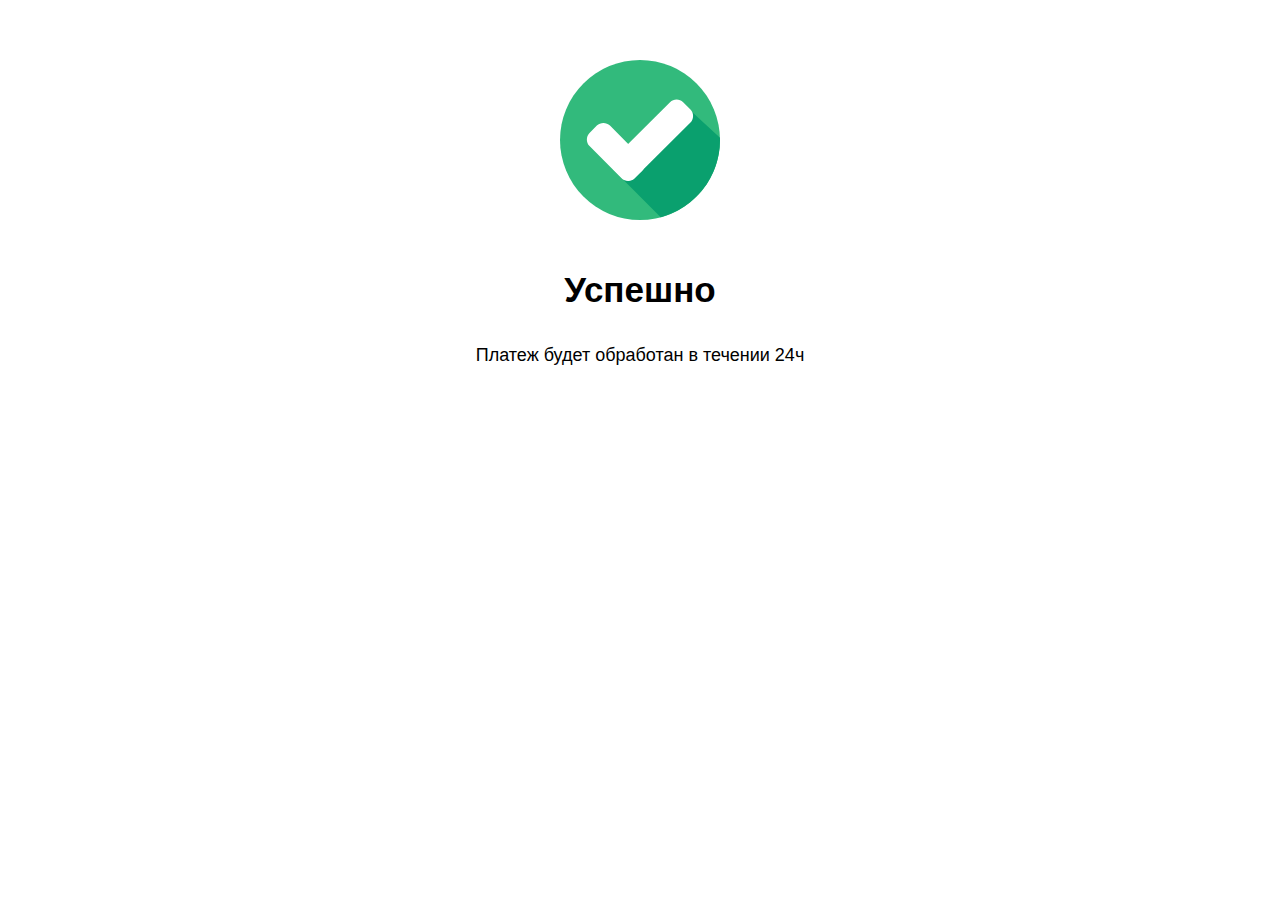
<file: app/wwwroot/buy/success.html>
<!DOCTYPE html>
<html>
<head>
	<title>Успешно</title>
	<meta charset="utf-8">
	<meta name="viewport" content="width=device-width, initial-scale=1.0">
</head>
<body>
	<style type="text/css">
		* {
		    -webkit-box-sizing: border-box;
		    -moz-box-sizing: border-box;
		    box-sizing: border-box;
		    outline: none;
		}

		body{
			padding: 30px;
			margin: 0;
			background-color: #fff;
			font-family: sans-serif;
			padding-bottom: 80px;
			padding-top: 60px;
		}

		.wrap{
			max-width: 400px;
			margin: 0 auto;
			text-align: center;
		}

		.icon{
			width: 160px;
    		height: 160px;
			display: flex;
			margin: 0 auto;
			margin-bottom: 50px;
		}

		svg{
			width: 100%;
			height: 100%;
		}

		.title{
			font-size: 35px;
		}
		.text{
			font-size: 18px;
		}
	</style>

	<div class="wrap">
		<div class="icon">
			<svg xmlns="http://www.w3.org/2000/svg" version="1.1" xmlns:xlink="http://www.w3.org/1999/xlink" xmlns:svgjs="http://svgjs.com/svgjs" width="512" height="512" x="0" y="0" viewBox="0 0 507.2 507.2" style="enable-background:new 0 0 512 512" xml:space="preserve" class=""><g><circle cx="253.6" cy="253.6" r="253.6" style="" fill="#32ba7c" data-original="#32ba7c" class=""></circle><path d="m188.8 368 130.4 130.4c108-28.8 188-127.2 188-244.8v-7.2L404.8 152l-216 216z" style="" fill="#0aa06e" data-original="#0aa06e"></path><path d="M260 310.4c11.2 11.2 11.2 30.4 0 41.6l-23.2 23.2c-11.2 11.2-30.4 11.2-41.6 0L93.6 272.8c-11.2-11.2-11.2-30.4 0-41.6l23.2-23.2c11.2-11.2 30.4-11.2 41.6 0L260 310.4z" style="" fill="#ffffff" data-original="#ffffff" class=""></path><path d="M348.8 133.6c11.2-11.2 30.4-11.2 41.6 0l23.2 23.2c11.2 11.2 11.2 30.4 0 41.6l-176 175.2c-11.2 11.2-30.4 11.2-41.6 0l-23.2-23.2c-11.2-11.2-11.2-30.4 0-41.6l176-175.2z" style="" fill="#ffffff" data-original="#ffffff" class=""></path></g></svg>
		</div>

		<h3 class="title">Успешно</h3>
		<p class="text">Платеж будет обработан в течении 24ч</p>
	</div>

	
</body>
</html>
</file>
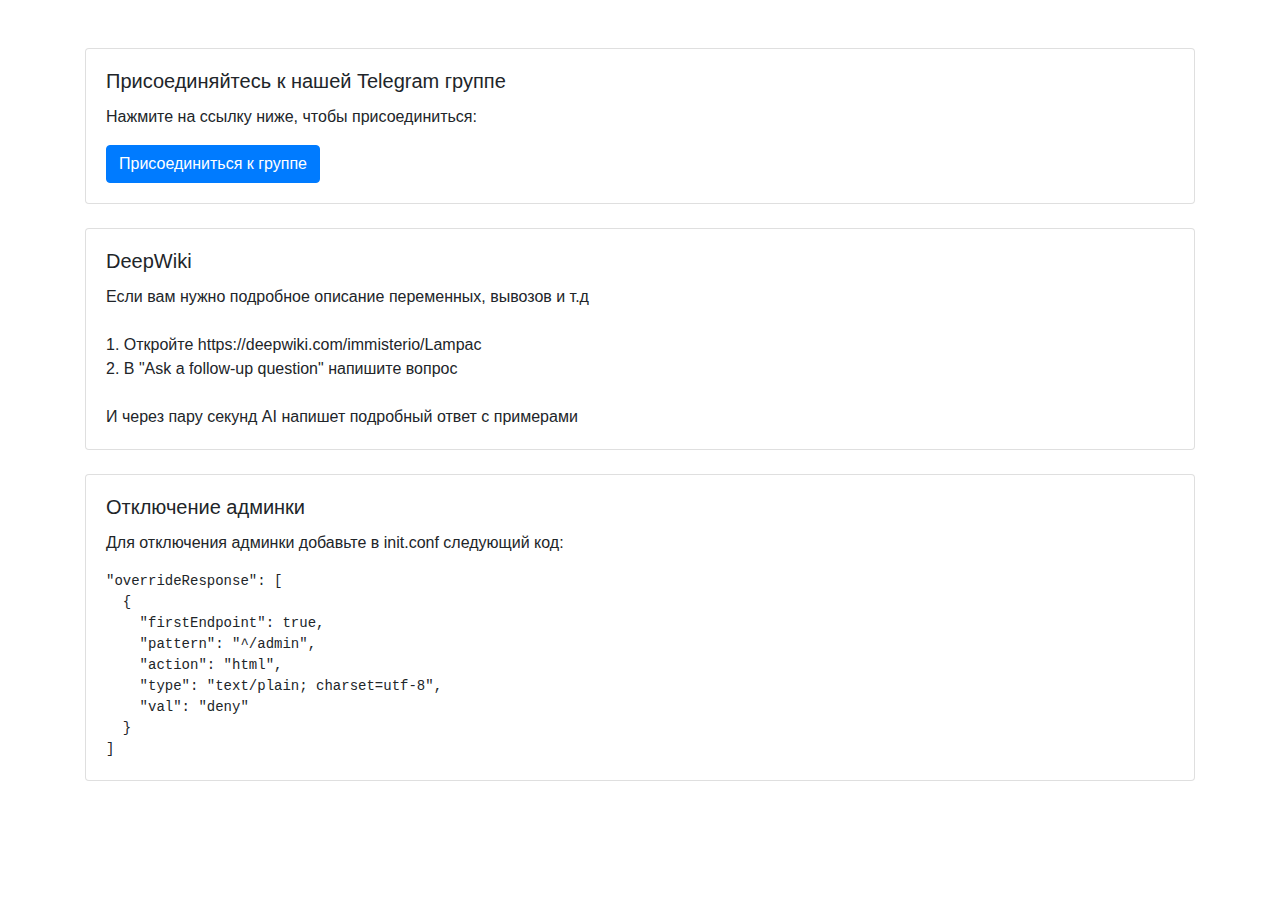
<file: app/wwwroot/control/faq.html>
<!DOCTYPE html>
<html lang="ru">
<head>
    <meta charset="UTF-8">
    <meta name="viewport" content="width=device-width, initial-scale=1.0">
    <title>Информация</title>
    <link href="https://stackpath.bootstrapcdn.com/bootstrap/4.5.2/css/bootstrap.min.css" rel="stylesheet">
</head>
<body>
    <div class="container mt-5">
        <div class="card mt-4">
            <div class="card-body">
                <h5 class="card-title">Присоединяйтесь к нашей Telegram группе</h5>
                <p class="card-text">Нажмите на ссылку ниже, чтобы присоединиться:</p>
                <a href="https://t.me/+TIXtgvGBBOc3ZTUy" class="btn btn-primary" target="_blank">Присоединиться к группе</a>
            </div>
        </div>

        <div class="card mt-4">
            <div class="card-body">
                <h5 class="card-title">DeepWiki</h5>
                Если вам нужно подробное описание переменных, вывозов и т.д <br>
<br>
1. Откройте https://deepwiki.com/immisterio/Lampac <br>
2. В "Ask a follow-up question" напишите вопрос <br>
<br>
И через пару секунд AI напишет подробный ответ с примерами
            </div>
        </div>
		
        <div class="card mt-4">
            <div class="card-body">
                <h5 class="card-title">Отключение админки</h5>
                <p class="card-text">Для отключения админки добавьте в init.conf следующий код:</p>
                <pre style="margin-bottom: 0px;"><code>"overrideResponse": [
  {
    "firstEndpoint": true,
    "pattern": "^/admin",
    "action": "html",
    "type": "text/plain; charset=utf-8",
    "val": "deny"
  }
]</code></pre>
            </div>
        </div>
		
    </div>
</body>
</html>
</file>
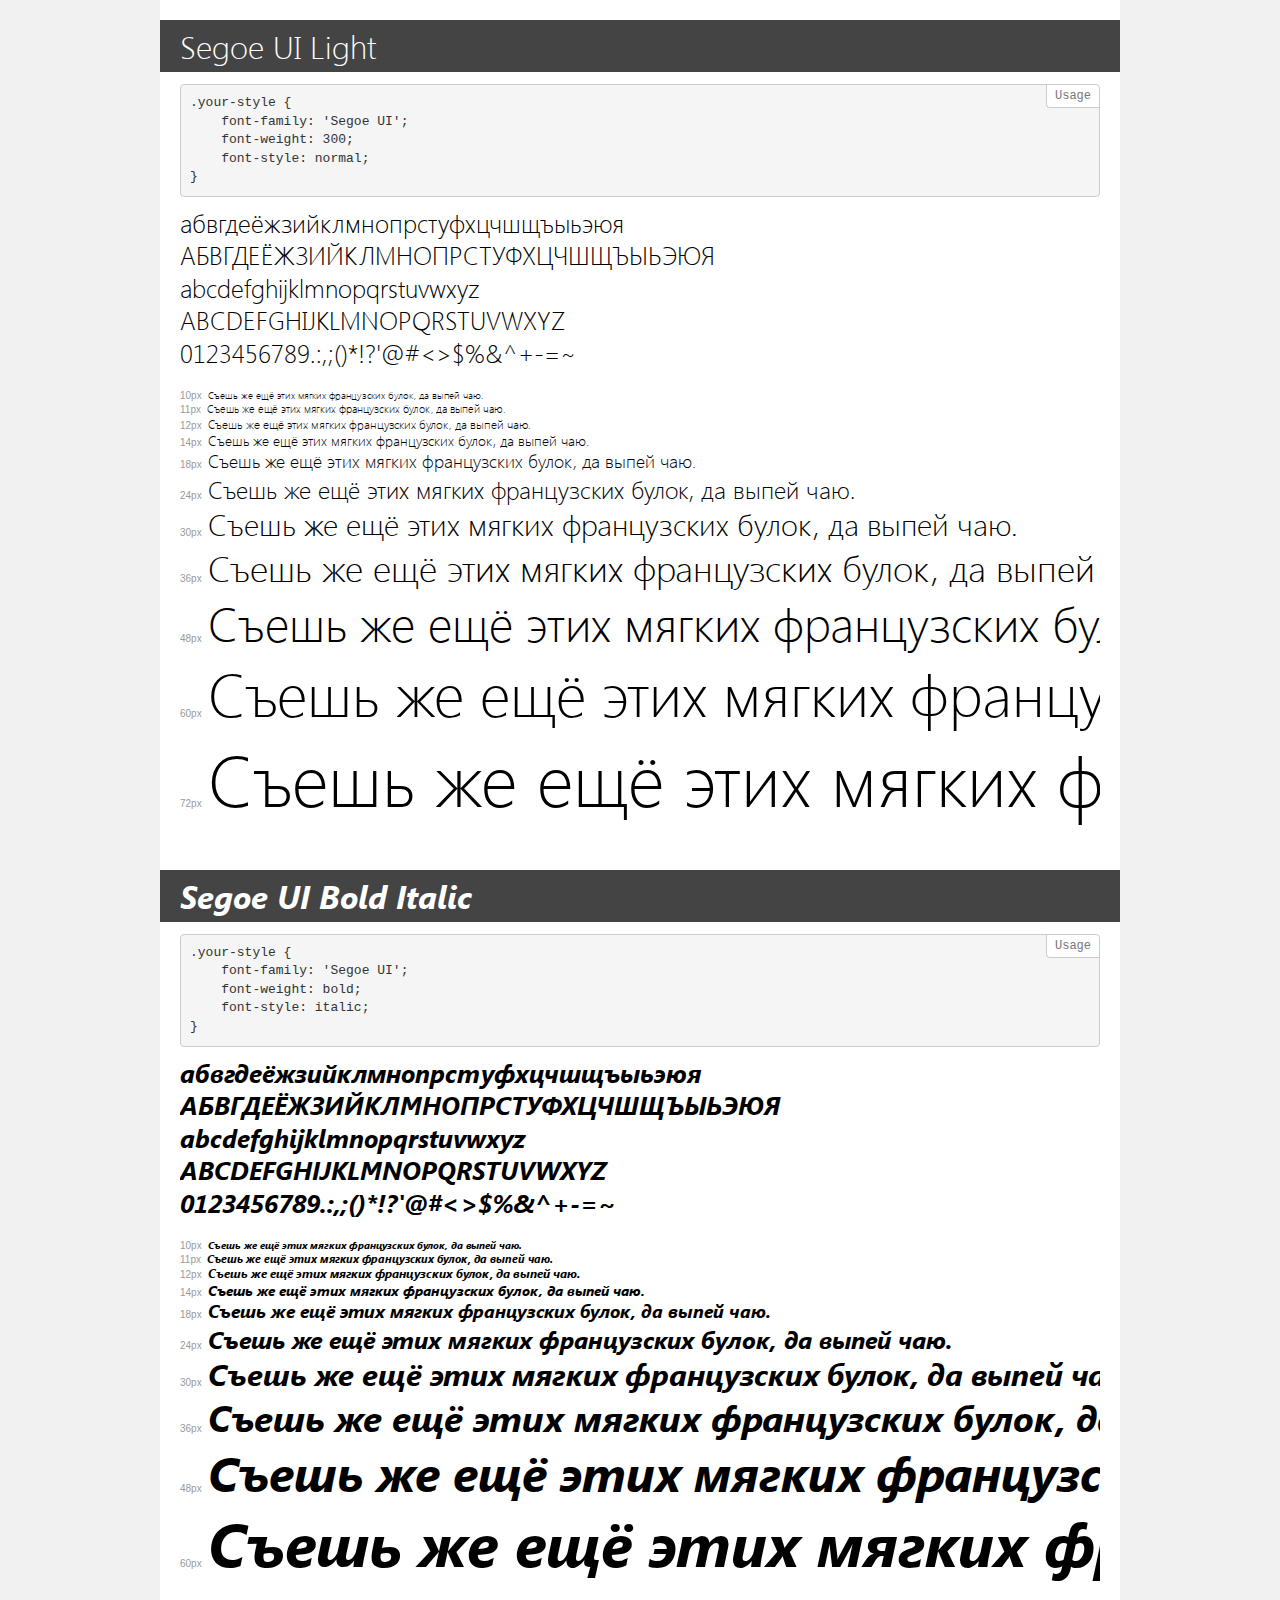
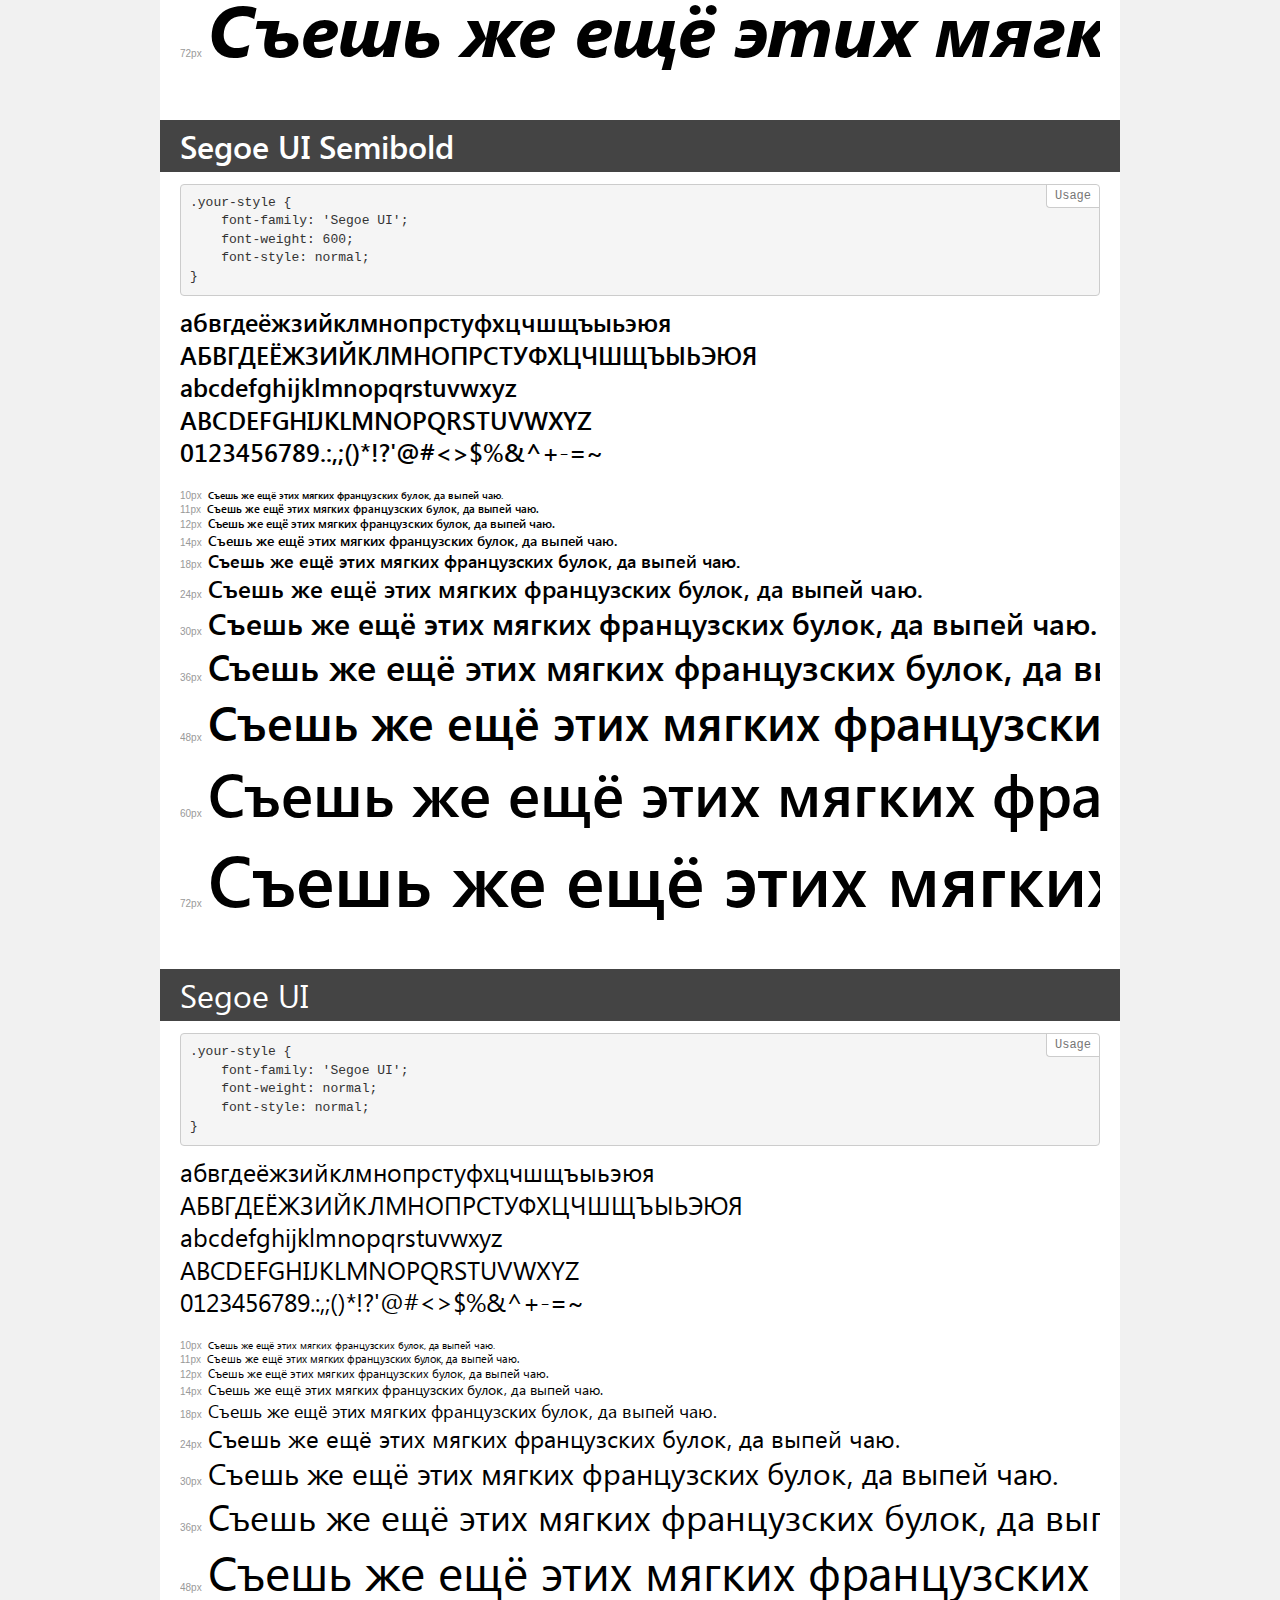
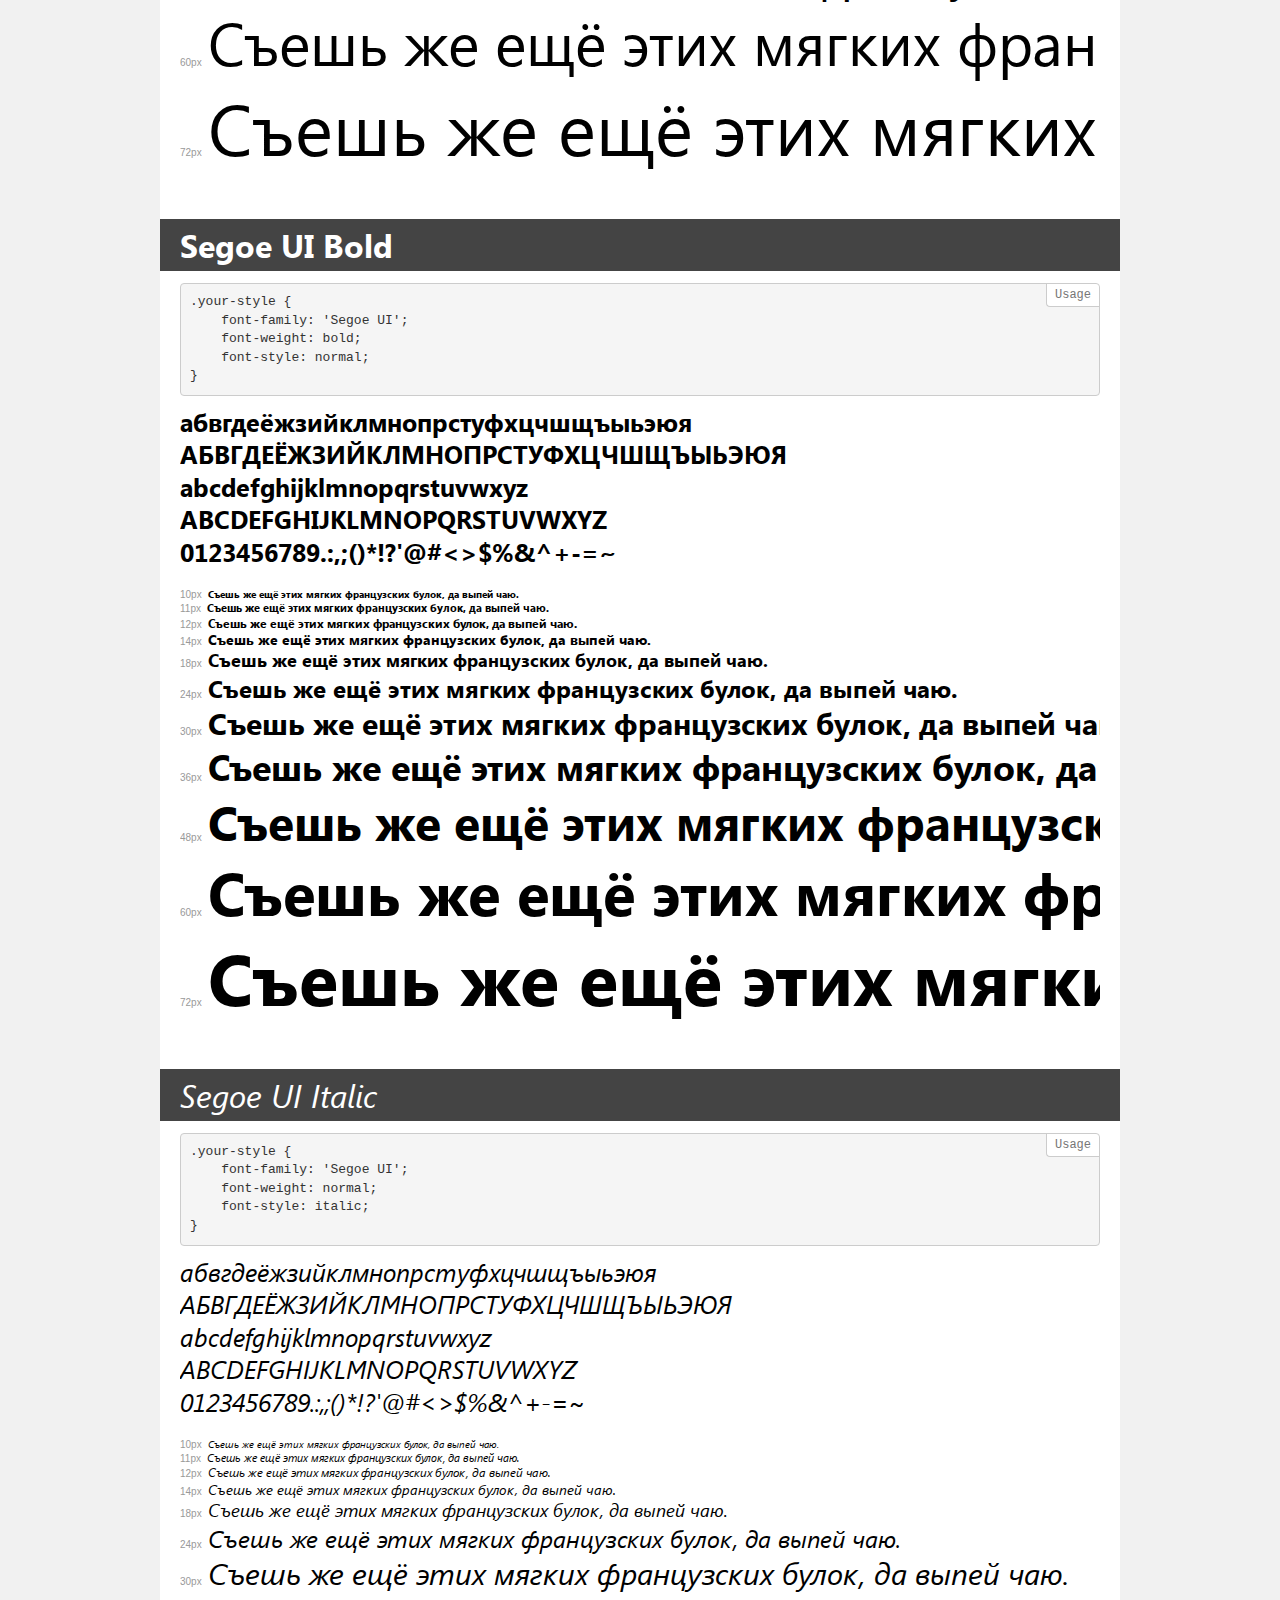
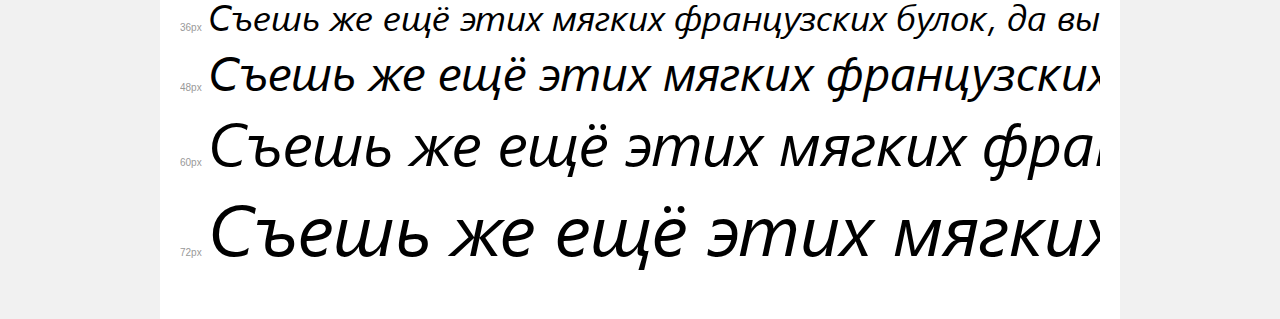
<file: app/wwwroot/lampa-lite/fonts/SegoeUI/demo.html>
<!DOCTYPE html>
<html>
<head>
	<meta charset="utf-8">
	<meta http-equiv="X-UA-Compatible" content="IE=edge">
	<meta name="viewport" content="width=device-width, initial-scale=1">
	<meta name="robots" content="noindex, noarchive">
	<title>Transfonter demo</title>
	<link href="stylesheet.css" rel="stylesheet">
	<style>
		/*
		http://meyerweb.com/eric/tools/css/reset/
		v2.0 | 20110126
		License: none (public domain)
		*/
		html, body, div, span, applet, object, iframe,
		h1, h2, h3, h4, h5, h6, p, blockquote, pre,
		a, abbr, acronym, address, big, cite, code,
		del, dfn, em, img, ins, kbd, q, s, samp,
		small, strike, strong, sub, sup, tt, var,
		b, u, i, center,
		dl, dt, dd, ol, ul, li,
		fieldset, form, label, legend,
		table, caption, tbody, tfoot, thead, tr, th, td,
		article, aside, canvas, details, embed,
		figure, figcaption, footer, header, hgroup,
		menu, nav, output, ruby, section, summary,
		time, mark, audio, video {
			margin: 0;
			padding: 0;
			border: 0;
			font-size: 100%;
			font: inherit;
			vertical-align: baseline;
		}
		/* HTML5 display-role reset for older browsers */
		article, aside, details, figcaption, figure,
		footer, header, hgroup, menu, nav, section {
			display: block;
		}
		body {
			line-height: 1;
		}
		ol, ul {
			list-style: none;
		}
		blockquote, q {
			quotes: none;
		}
		blockquote:before, blockquote:after,
		q:before, q:after {
			content: '';
			content: none;
		}
		table {
			border-collapse: collapse;
			border-spacing: 0;
		}
		/* common styles */
		body {
			background: #f1f1f1;
			color: #000;
		}
		.page {
			background: #fff;
			width: 920px;
			margin: 0 auto;
			padding: 20px 20px 0 20px;
			overflow: hidden;
		}
		.font-container {
			overflow-x: auto;
			overflow-y: hidden;
			margin-bottom: 40px;
			line-height: 1.3;
			white-space: nowrap;
			padding-bottom: 5px;
		}
		h1 {
			position: relative;
			background: #444;
			font-size: 32px;
			color: #fff;
			padding: 10px 20px;
			margin: 0 -20px 12px -20px;
		}
		.letters {
			font-size: 25px;
			margin-bottom: 20px;
		}
		.s10:before {
			content: '10px';
		}
		.s11:before {
			content: '11px';
		}
		.s12:before {
			content: '12px';
		}
		.s14:before {
			content: '14px';
		}
		.s18:before {
			content: '18px';
		}
		.s24:before {
			content: '24px';
		}
		.s30:before {
			content: '30px';
		}
		.s36:before {
			content: '36px';
		}
		.s48:before {
			content: '48px';
		}
		.s60:before {
			content: '60px';
		}
		.s72:before {
			content: '72px';
		}
		.s10:before, .s11:before, .s12:before, .s14:before,
		.s18:before, .s24:before, .s30:before, .s36:before,
		.s48:before, .s60:before, .s72:before {
			font-family: Arial, sans-serif;
			font-size: 10px;
			font-weight: normal;
			font-style: normal;
			color: #999;
			padding-right: 6px;
		}
		pre {
			display: block;
			position: relative;
			padding: 9px;
			margin: 0 0 10px;
			font-family: Monaco, Menlo, Consolas, "Courier New", monospace !important;
			font-size: 13px;
			line-height: 1.428571429;
			color: #333;
			font-weight: normal !important;
			font-style: normal !important;
			background-color: #f5f5f5;
			border: 1px solid #ccc;
			overflow-x: auto;
			border-radius: 4px;
		}
		pre:after {
			display: block;
			position: absolute;
			right: 0;
			top: 0;
			content: 'Usage';
			line-height: 1;
			padding: 5px 8px;
			font-size: 12px;
			color: #767676;
			background-color: #fff;
			border: 1px solid #ccc;
			border-right: none;
			border-top: none;
			border-radius: 0 4px 0 4px;
			z-index: 10;
		}
		/* responsive */
		@media (max-width: 959px) {
			.page {
				width: auto;
				margin: 0;
			}
		}
	</style>
</head>
<body>
<div class="page">
	<div class="demo" style="font-family: 'Segoe UI'; font-weight: 300; font-style: normal;">
		<h1>Segoe UI Light</h1>
		<pre>.your-style {
    font-family: 'Segoe UI';
    font-weight: 300;
    font-style: normal;
}</pre>
		<div class="font-container">
			<p class="letters">
				абвгдеёжзийклмнопрстуфхцчшщъыьэюя <br />
				АБВГДЕЁЖЗИЙКЛМНОПРСТУФХЦЧШЩЪЫЬЭЮЯ <br />
				abcdefghijklmnopqrstuvwxyz <br />
				ABCDEFGHIJKLMNOPQRSTUVWXYZ <br />				0123456789.:,;()*!?'@#<>$%&^+-=~
			</p>
			<p class="s10" style="font-size: 10px;">Съешь же ещё этих мягких французских булок, да выпей чаю.</p>
			<p class="s11" style="font-size: 11px;">Съешь же ещё этих мягких французских булок, да выпей чаю.</p>
			<p class="s12" style="font-size: 12px;">Съешь же ещё этих мягких французских булок, да выпей чаю.</p>
			<p class="s14" style="font-size: 14px;">Съешь же ещё этих мягких французских булок, да выпей чаю.</p>
			<p class="s18" style="font-size: 18px;">Съешь же ещё этих мягких французских булок, да выпей чаю.</p>
			<p class="s24" style="font-size: 24px;">Съешь же ещё этих мягких французских булок, да выпей чаю.</p>
			<p class="s30" style="font-size: 30px;">Съешь же ещё этих мягких французских булок, да выпей чаю.</p>
			<p class="s36" style="font-size: 36px;">Съешь же ещё этих мягких французских булок, да выпей чаю.</p>
			<p class="s48" style="font-size: 48px;">Съешь же ещё этих мягких французских булок, да выпей чаю.</p>
			<p class="s60" style="font-size: 60px;">Съешь же ещё этих мягких французских булок, да выпей чаю.</p>
			<p class="s72" style="font-size: 72px;">Съешь же ещё этих мягких французских булок, да выпей чаю.</p>
		</div>
	</div>
	<div class="demo" style="font-family: 'Segoe UI'; font-weight: bold; font-style: italic;">
		<h1>Segoe UI Bold Italic</h1>
		<pre>.your-style {
    font-family: 'Segoe UI';
    font-weight: bold;
    font-style: italic;
}</pre>
		<div class="font-container">
			<p class="letters">
				абвгдеёжзийклмнопрстуфхцчшщъыьэюя <br />
				АБВГДЕЁЖЗИЙКЛМНОПРСТУФХЦЧШЩЪЫЬЭЮЯ <br />
				abcdefghijklmnopqrstuvwxyz <br />
				ABCDEFGHIJKLMNOPQRSTUVWXYZ <br />				0123456789.:,;()*!?'@#<>$%&^+-=~
			</p>
			<p class="s10" style="font-size: 10px;">Съешь же ещё этих мягких французских булок, да выпей чаю.</p>
			<p class="s11" style="font-size: 11px;">Съешь же ещё этих мягких французских булок, да выпей чаю.</p>
			<p class="s12" style="font-size: 12px;">Съешь же ещё этих мягких французских булок, да выпей чаю.</p>
			<p class="s14" style="font-size: 14px;">Съешь же ещё этих мягких французских булок, да выпей чаю.</p>
			<p class="s18" style="font-size: 18px;">Съешь же ещё этих мягких французских булок, да выпей чаю.</p>
			<p class="s24" style="font-size: 24px;">Съешь же ещё этих мягких французских булок, да выпей чаю.</p>
			<p class="s30" style="font-size: 30px;">Съешь же ещё этих мягких французских булок, да выпей чаю.</p>
			<p class="s36" style="font-size: 36px;">Съешь же ещё этих мягких французских булок, да выпей чаю.</p>
			<p class="s48" style="font-size: 48px;">Съешь же ещё этих мягких французских булок, да выпей чаю.</p>
			<p class="s60" style="font-size: 60px;">Съешь же ещё этих мягких французских булок, да выпей чаю.</p>
			<p class="s72" style="font-size: 72px;">Съешь же ещё этих мягких французских булок, да выпей чаю.</p>
		</div>
	</div>
	<div class="demo" style="font-family: 'Segoe UI'; font-weight: 600; font-style: normal;">
		<h1>Segoe UI Semibold</h1>
		<pre>.your-style {
    font-family: 'Segoe UI';
    font-weight: 600;
    font-style: normal;
}</pre>
		<div class="font-container">
			<p class="letters">
				абвгдеёжзийклмнопрстуфхцчшщъыьэюя <br />
				АБВГДЕЁЖЗИЙКЛМНОПРСТУФХЦЧШЩЪЫЬЭЮЯ <br />
				abcdefghijklmnopqrstuvwxyz <br />
				ABCDEFGHIJKLMNOPQRSTUVWXYZ <br />				0123456789.:,;()*!?'@#<>$%&^+-=~
			</p>
			<p class="s10" style="font-size: 10px;">Съешь же ещё этих мягких французских булок, да выпей чаю.</p>
			<p class="s11" style="font-size: 11px;">Съешь же ещё этих мягких французских булок, да выпей чаю.</p>
			<p class="s12" style="font-size: 12px;">Съешь же ещё этих мягких французских булок, да выпей чаю.</p>
			<p class="s14" style="font-size: 14px;">Съешь же ещё этих мягких французских булок, да выпей чаю.</p>
			<p class="s18" style="font-size: 18px;">Съешь же ещё этих мягких французских булок, да выпей чаю.</p>
			<p class="s24" style="font-size: 24px;">Съешь же ещё этих мягких французских булок, да выпей чаю.</p>
			<p class="s30" style="font-size: 30px;">Съешь же ещё этих мягких французских булок, да выпей чаю.</p>
			<p class="s36" style="font-size: 36px;">Съешь же ещё этих мягких французских булок, да выпей чаю.</p>
			<p class="s48" style="font-size: 48px;">Съешь же ещё этих мягких французских булок, да выпей чаю.</p>
			<p class="s60" style="font-size: 60px;">Съешь же ещё этих мягких французских булок, да выпей чаю.</p>
			<p class="s72" style="font-size: 72px;">Съешь же ещё этих мягких французских булок, да выпей чаю.</p>
		</div>
	</div>
	<div class="demo" style="font-family: 'Segoe UI'; font-weight: normal; font-style: normal;">
		<h1>Segoe UI</h1>
		<pre>.your-style {
    font-family: 'Segoe UI';
    font-weight: normal;
    font-style: normal;
}</pre>
		<div class="font-container">
			<p class="letters">
				абвгдеёжзийклмнопрстуфхцчшщъыьэюя <br />
				АБВГДЕЁЖЗИЙКЛМНОПРСТУФХЦЧШЩЪЫЬЭЮЯ <br />
				abcdefghijklmnopqrstuvwxyz <br />
				ABCDEFGHIJKLMNOPQRSTUVWXYZ <br />				0123456789.:,;()*!?'@#<>$%&^+-=~
			</p>
			<p class="s10" style="font-size: 10px;">Съешь же ещё этих мягких французских булок, да выпей чаю.</p>
			<p class="s11" style="font-size: 11px;">Съешь же ещё этих мягких французских булок, да выпей чаю.</p>
			<p class="s12" style="font-size: 12px;">Съешь же ещё этих мягких французских булок, да выпей чаю.</p>
			<p class="s14" style="font-size: 14px;">Съешь же ещё этих мягких французских булок, да выпей чаю.</p>
			<p class="s18" style="font-size: 18px;">Съешь же ещё этих мягких французских булок, да выпей чаю.</p>
			<p class="s24" style="font-size: 24px;">Съешь же ещё этих мягких французских булок, да выпей чаю.</p>
			<p class="s30" style="font-size: 30px;">Съешь же ещё этих мягких французских булок, да выпей чаю.</p>
			<p class="s36" style="font-size: 36px;">Съешь же ещё этих мягких французских булок, да выпей чаю.</p>
			<p class="s48" style="font-size: 48px;">Съешь же ещё этих мягких французских булок, да выпей чаю.</p>
			<p class="s60" style="font-size: 60px;">Съешь же ещё этих мягких французских булок, да выпей чаю.</p>
			<p class="s72" style="font-size: 72px;">Съешь же ещё этих мягких французских булок, да выпей чаю.</p>
		</div>
	</div>
	<div class="demo" style="font-family: 'Segoe UI'; font-weight: bold; font-style: normal;">
		<h1>Segoe UI Bold</h1>
		<pre>.your-style {
    font-family: 'Segoe UI';
    font-weight: bold;
    font-style: normal;
}</pre>
		<div class="font-container">
			<p class="letters">
				абвгдеёжзийклмнопрстуфхцчшщъыьэюя <br />
				АБВГДЕЁЖЗИЙКЛМНОПРСТУФХЦЧШЩЪЫЬЭЮЯ <br />
				abcdefghijklmnopqrstuvwxyz <br />
				ABCDEFGHIJKLMNOPQRSTUVWXYZ <br />				0123456789.:,;()*!?'@#<>$%&^+-=~
			</p>
			<p class="s10" style="font-size: 10px;">Съешь же ещё этих мягких французских булок, да выпей чаю.</p>
			<p class="s11" style="font-size: 11px;">Съешь же ещё этих мягких французских булок, да выпей чаю.</p>
			<p class="s12" style="font-size: 12px;">Съешь же ещё этих мягких французских булок, да выпей чаю.</p>
			<p class="s14" style="font-size: 14px;">Съешь же ещё этих мягких французских булок, да выпей чаю.</p>
			<p class="s18" style="font-size: 18px;">Съешь же ещё этих мягких французских булок, да выпей чаю.</p>
			<p class="s24" style="font-size: 24px;">Съешь же ещё этих мягких французских булок, да выпей чаю.</p>
			<p class="s30" style="font-size: 30px;">Съешь же ещё этих мягких французских булок, да выпей чаю.</p>
			<p class="s36" style="font-size: 36px;">Съешь же ещё этих мягких французских булок, да выпей чаю.</p>
			<p class="s48" style="font-size: 48px;">Съешь же ещё этих мягких французских булок, да выпей чаю.</p>
			<p class="s60" style="font-size: 60px;">Съешь же ещё этих мягких французских булок, да выпей чаю.</p>
			<p class="s72" style="font-size: 72px;">Съешь же ещё этих мягких французских булок, да выпей чаю.</p>
		</div>
	</div>
	<div class="demo" style="font-family: 'Segoe UI'; font-weight: normal; font-style: italic;">
		<h1>Segoe UI Italic</h1>
		<pre>.your-style {
    font-family: 'Segoe UI';
    font-weight: normal;
    font-style: italic;
}</pre>
		<div class="font-container">
			<p class="letters">
				абвгдеёжзийклмнопрстуфхцчшщъыьэюя <br />
				АБВГДЕЁЖЗИЙКЛМНОПРСТУФХЦЧШЩЪЫЬЭЮЯ <br />
				abcdefghijklmnopqrstuvwxyz <br />
				ABCDEFGHIJKLMNOPQRSTUVWXYZ <br />				0123456789.:,;()*!?'@#<>$%&^+-=~
			</p>
			<p class="s10" style="font-size: 10px;">Съешь же ещё этих мягких французских булок, да выпей чаю.</p>
			<p class="s11" style="font-size: 11px;">Съешь же ещё этих мягких французских булок, да выпей чаю.</p>
			<p class="s12" style="font-size: 12px;">Съешь же ещё этих мягких французских булок, да выпей чаю.</p>
			<p class="s14" style="font-size: 14px;">Съешь же ещё этих мягких французских булок, да выпей чаю.</p>
			<p class="s18" style="font-size: 18px;">Съешь же ещё этих мягких французских булок, да выпей чаю.</p>
			<p class="s24" style="font-size: 24px;">Съешь же ещё этих мягких французских булок, да выпей чаю.</p>
			<p class="s30" style="font-size: 30px;">Съешь же ещё этих мягких французских булок, да выпей чаю.</p>
			<p class="s36" style="font-size: 36px;">Съешь же ещё этих мягких французских булок, да выпей чаю.</p>
			<p class="s48" style="font-size: 48px;">Съешь же ещё этих мягких французских булок, да выпей чаю.</p>
			<p class="s60" style="font-size: 60px;">Съешь же ещё этих мягких французских булок, да выпей чаю.</p>
			<p class="s72" style="font-size: 72px;">Съешь же ещё этих мягких французских булок, да выпей чаю.</p>
		</div>
	</div>
</div>
</body>
</html>
</file>
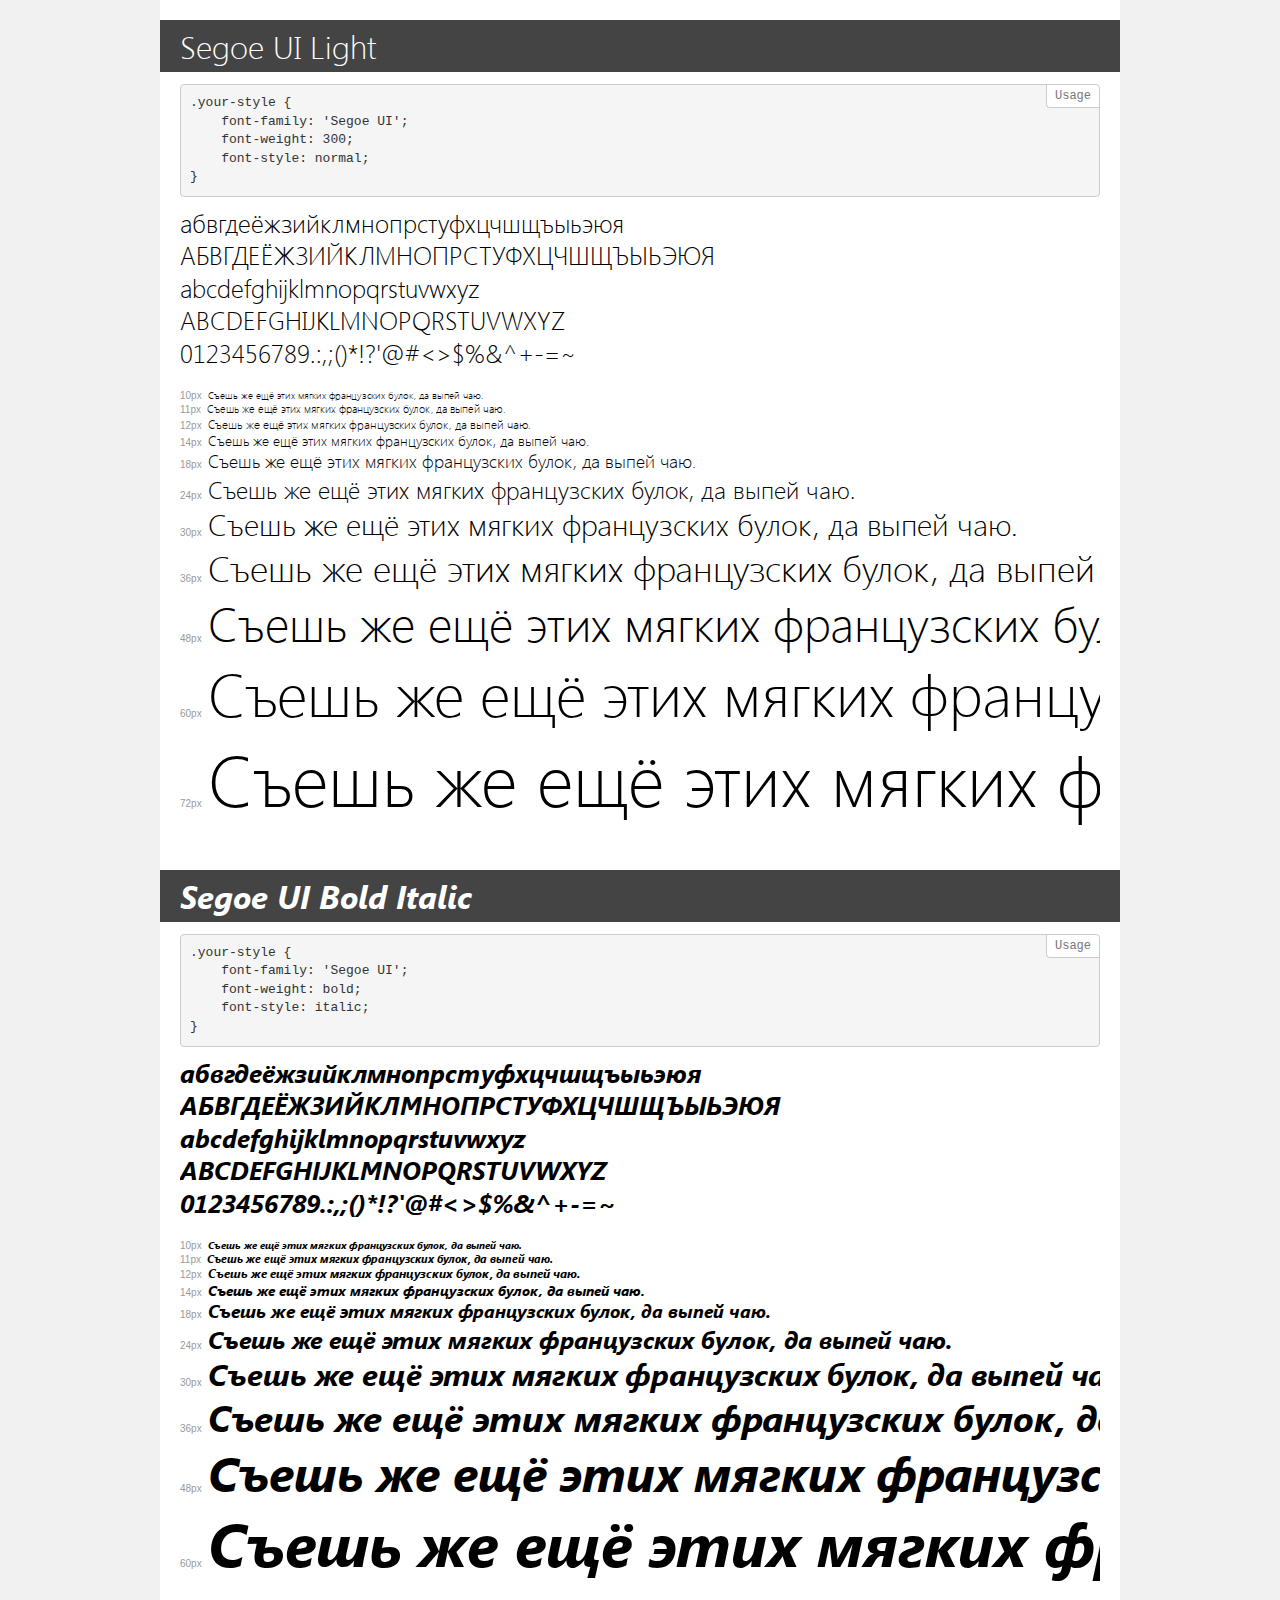
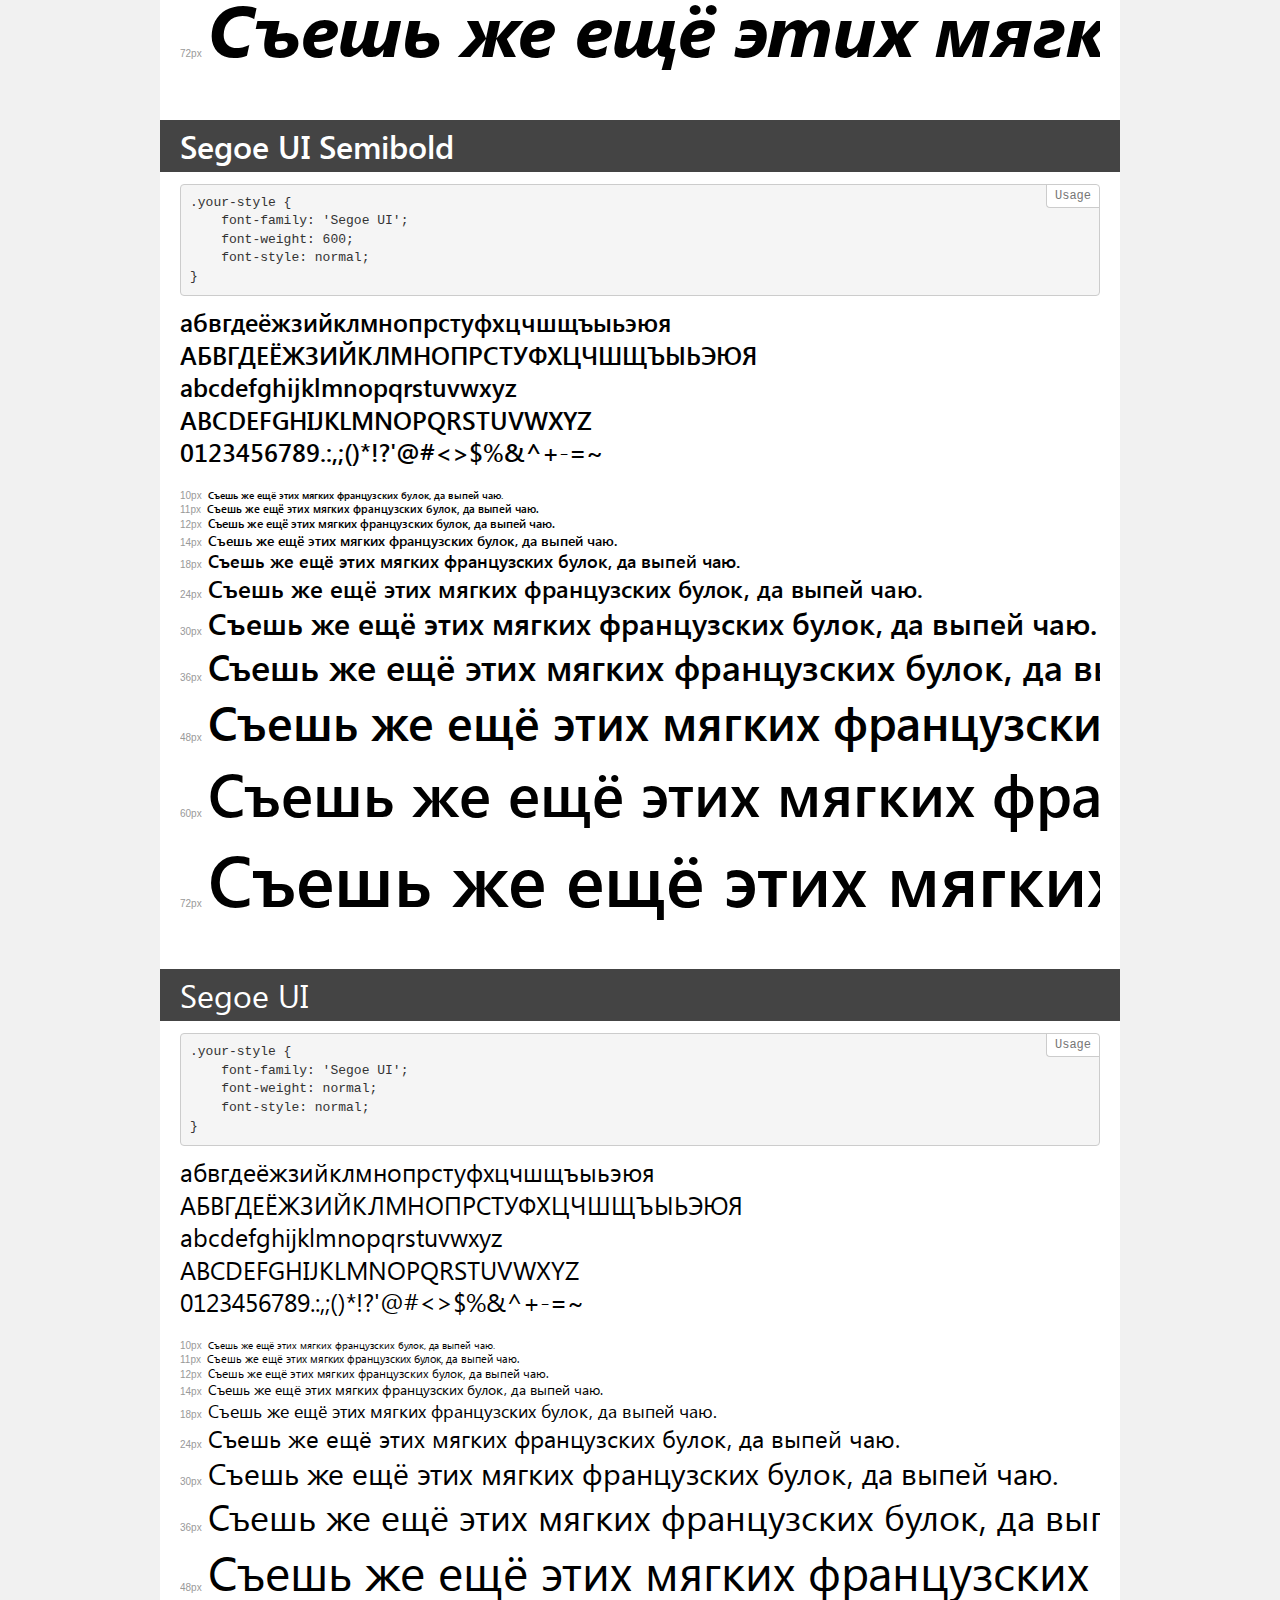
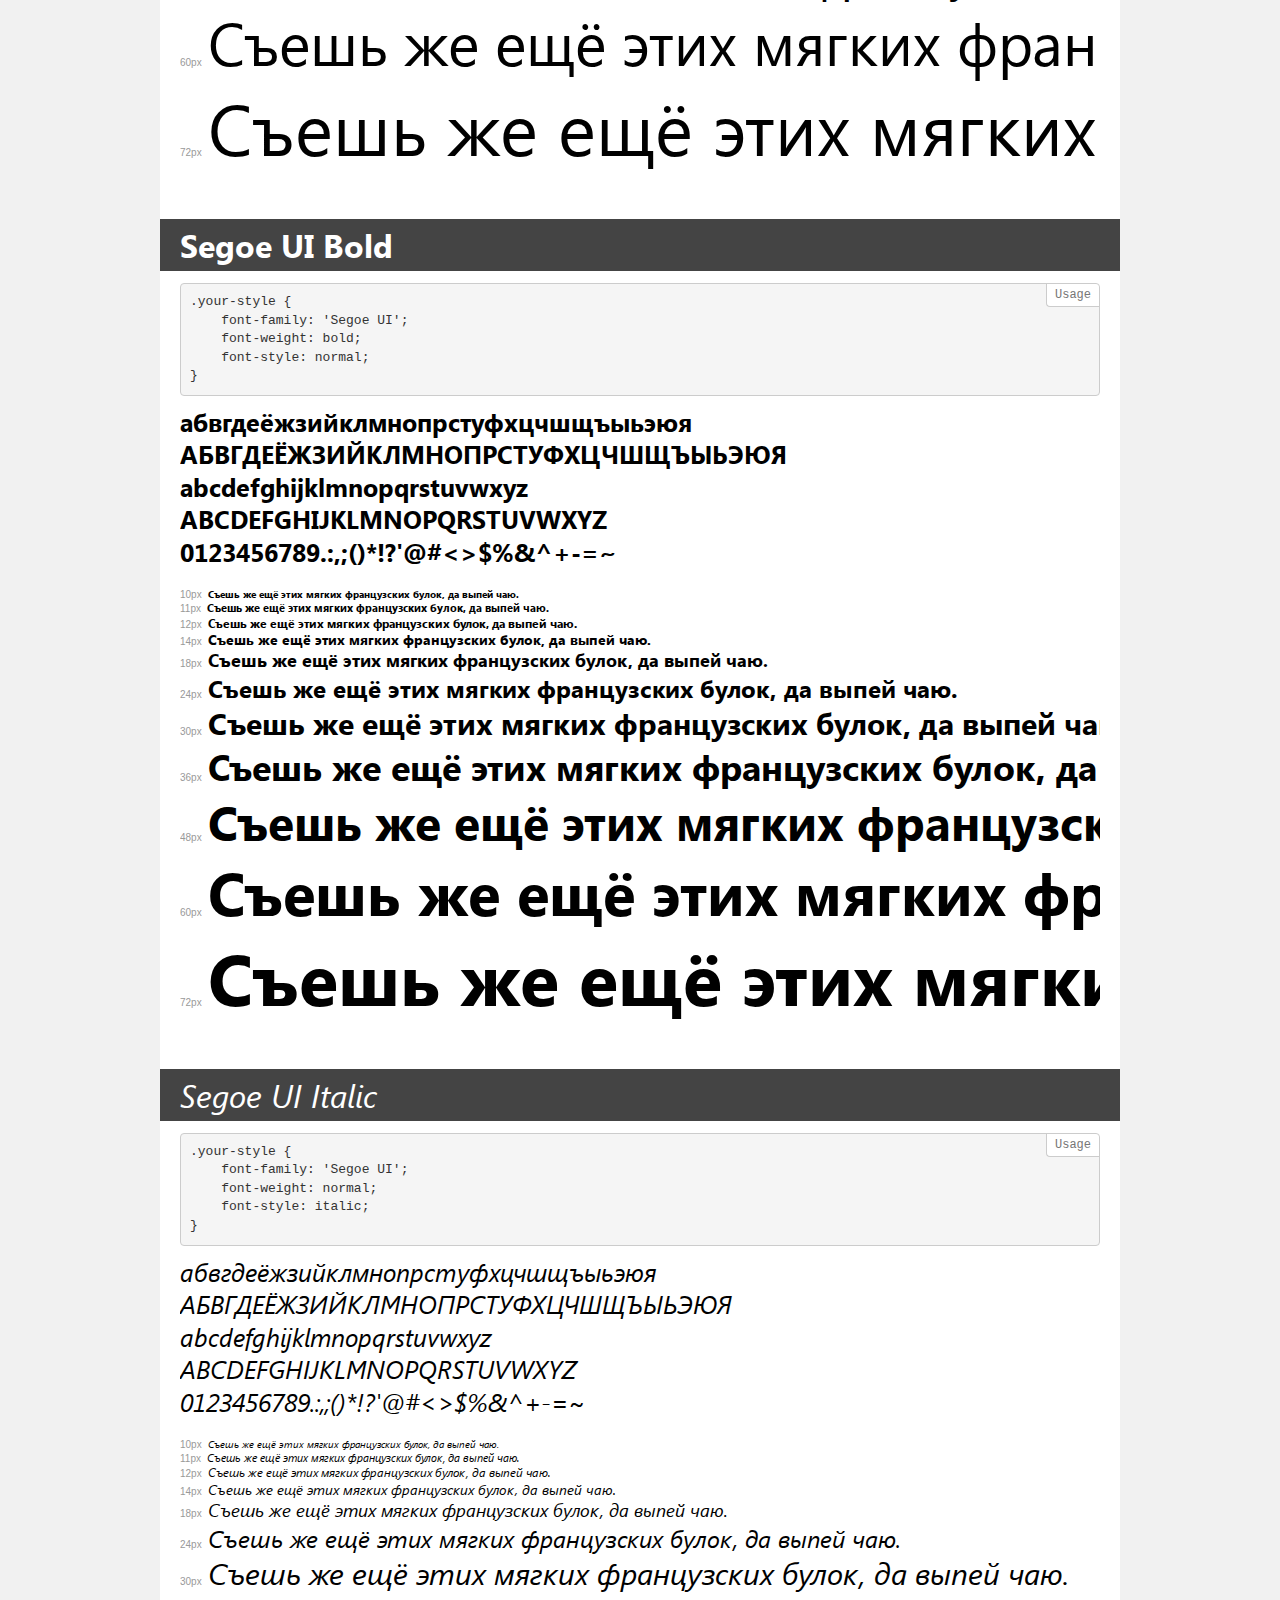
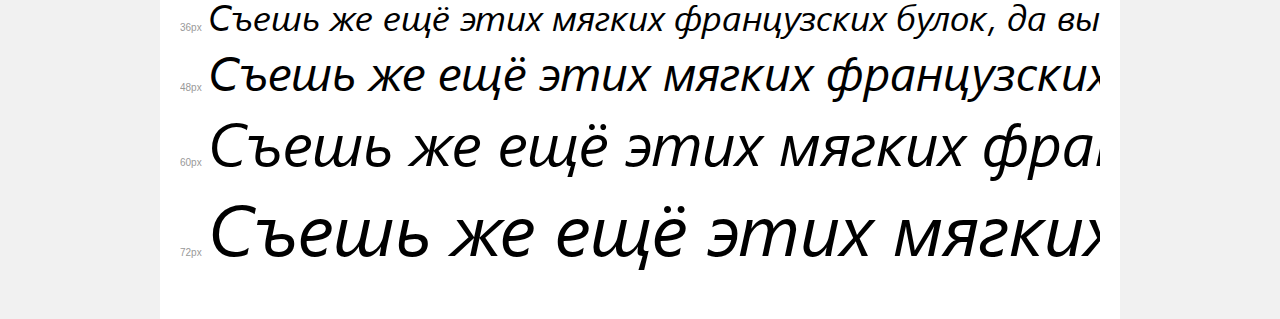
<file: app/wwwroot/sisi/fonts/SegoeUI/demo.html>
<!DOCTYPE html>
<html>
<head>
	<meta charset="utf-8">
	<meta http-equiv="X-UA-Compatible" content="IE=edge">
	<meta name="viewport" content="width=device-width, initial-scale=1">
	<meta name="robots" content="noindex, noarchive">
	<title>Transfonter demo</title>
	<link href="stylesheet.css" rel="stylesheet">
	<style>
		/*
		http://meyerweb.com/eric/tools/css/reset/
		v2.0 | 20110126
		License: none (public domain)
		*/
		html, body, div, span, applet, object, iframe,
		h1, h2, h3, h4, h5, h6, p, blockquote, pre,
		a, abbr, acronym, address, big, cite, code,
		del, dfn, em, img, ins, kbd, q, s, samp,
		small, strike, strong, sub, sup, tt, var,
		b, u, i, center,
		dl, dt, dd, ol, ul, li,
		fieldset, form, label, legend,
		table, caption, tbody, tfoot, thead, tr, th, td,
		article, aside, canvas, details, embed,
		figure, figcaption, footer, header, hgroup,
		menu, nav, output, ruby, section, summary,
		time, mark, audio, video {
			margin: 0;
			padding: 0;
			border: 0;
			font-size: 100%;
			font: inherit;
			vertical-align: baseline;
		}
		/* HTML5 display-role reset for older browsers */
		article, aside, details, figcaption, figure,
		footer, header, hgroup, menu, nav, section {
			display: block;
		}
		body {
			line-height: 1;
		}
		ol, ul {
			list-style: none;
		}
		blockquote, q {
			quotes: none;
		}
		blockquote:before, blockquote:after,
		q:before, q:after {
			content: '';
			content: none;
		}
		table {
			border-collapse: collapse;
			border-spacing: 0;
		}
		/* common styles */
		body {
			background: #f1f1f1;
			color: #000;
		}
		.page {
			background: #fff;
			width: 920px;
			margin: 0 auto;
			padding: 20px 20px 0 20px;
			overflow: hidden;
		}
		.font-container {
			overflow-x: auto;
			overflow-y: hidden;
			margin-bottom: 40px;
			line-height: 1.3;
			white-space: nowrap;
			padding-bottom: 5px;
		}
		h1 {
			position: relative;
			background: #444;
			font-size: 32px;
			color: #fff;
			padding: 10px 20px;
			margin: 0 -20px 12px -20px;
		}
		.letters {
			font-size: 25px;
			margin-bottom: 20px;
		}
		.s10:before {
			content: '10px';
		}
		.s11:before {
			content: '11px';
		}
		.s12:before {
			content: '12px';
		}
		.s14:before {
			content: '14px';
		}
		.s18:before {
			content: '18px';
		}
		.s24:before {
			content: '24px';
		}
		.s30:before {
			content: '30px';
		}
		.s36:before {
			content: '36px';
		}
		.s48:before {
			content: '48px';
		}
		.s60:before {
			content: '60px';
		}
		.s72:before {
			content: '72px';
		}
		.s10:before, .s11:before, .s12:before, .s14:before,
		.s18:before, .s24:before, .s30:before, .s36:before,
		.s48:before, .s60:before, .s72:before {
			font-family: Arial, sans-serif;
			font-size: 10px;
			font-weight: normal;
			font-style: normal;
			color: #999;
			padding-right: 6px;
		}
		pre {
			display: block;
			position: relative;
			padding: 9px;
			margin: 0 0 10px;
			font-family: Monaco, Menlo, Consolas, "Courier New", monospace !important;
			font-size: 13px;
			line-height: 1.428571429;
			color: #333;
			font-weight: normal !important;
			font-style: normal !important;
			background-color: #f5f5f5;
			border: 1px solid #ccc;
			overflow-x: auto;
			border-radius: 4px;
		}
		pre:after {
			display: block;
			position: absolute;
			right: 0;
			top: 0;
			content: 'Usage';
			line-height: 1;
			padding: 5px 8px;
			font-size: 12px;
			color: #767676;
			background-color: #fff;
			border: 1px solid #ccc;
			border-right: none;
			border-top: none;
			border-radius: 0 4px 0 4px;
			z-index: 10;
		}
		/* responsive */
		@media (max-width: 959px) {
			.page {
				width: auto;
				margin: 0;
			}
		}
	</style>
</head>
<body>
<div class="page">
	<div class="demo" style="font-family: 'Segoe UI'; font-weight: 300; font-style: normal;">
		<h1>Segoe UI Light</h1>
		<pre>.your-style {
    font-family: 'Segoe UI';
    font-weight: 300;
    font-style: normal;
}</pre>
		<div class="font-container">
			<p class="letters">
				абвгдеёжзийклмнопрстуфхцчшщъыьэюя <br />
				АБВГДЕЁЖЗИЙКЛМНОПРСТУФХЦЧШЩЪЫЬЭЮЯ <br />
				abcdefghijklmnopqrstuvwxyz <br />
				ABCDEFGHIJKLMNOPQRSTUVWXYZ <br />				0123456789.:,;()*!?'@#<>$%&^+-=~
			</p>
			<p class="s10" style="font-size: 10px;">Съешь же ещё этих мягких французских булок, да выпей чаю.</p>
			<p class="s11" style="font-size: 11px;">Съешь же ещё этих мягких французских булок, да выпей чаю.</p>
			<p class="s12" style="font-size: 12px;">Съешь же ещё этих мягких французских булок, да выпей чаю.</p>
			<p class="s14" style="font-size: 14px;">Съешь же ещё этих мягких французских булок, да выпей чаю.</p>
			<p class="s18" style="font-size: 18px;">Съешь же ещё этих мягких французских булок, да выпей чаю.</p>
			<p class="s24" style="font-size: 24px;">Съешь же ещё этих мягких французских булок, да выпей чаю.</p>
			<p class="s30" style="font-size: 30px;">Съешь же ещё этих мягких французских булок, да выпей чаю.</p>
			<p class="s36" style="font-size: 36px;">Съешь же ещё этих мягких французских булок, да выпей чаю.</p>
			<p class="s48" style="font-size: 48px;">Съешь же ещё этих мягких французских булок, да выпей чаю.</p>
			<p class="s60" style="font-size: 60px;">Съешь же ещё этих мягких французских булок, да выпей чаю.</p>
			<p class="s72" style="font-size: 72px;">Съешь же ещё этих мягких французских булок, да выпей чаю.</p>
		</div>
	</div>
	<div class="demo" style="font-family: 'Segoe UI'; font-weight: bold; font-style: italic;">
		<h1>Segoe UI Bold Italic</h1>
		<pre>.your-style {
    font-family: 'Segoe UI';
    font-weight: bold;
    font-style: italic;
}</pre>
		<div class="font-container">
			<p class="letters">
				абвгдеёжзийклмнопрстуфхцчшщъыьэюя <br />
				АБВГДЕЁЖЗИЙКЛМНОПРСТУФХЦЧШЩЪЫЬЭЮЯ <br />
				abcdefghijklmnopqrstuvwxyz <br />
				ABCDEFGHIJKLMNOPQRSTUVWXYZ <br />				0123456789.:,;()*!?'@#<>$%&^+-=~
			</p>
			<p class="s10" style="font-size: 10px;">Съешь же ещё этих мягких французских булок, да выпей чаю.</p>
			<p class="s11" style="font-size: 11px;">Съешь же ещё этих мягких французских булок, да выпей чаю.</p>
			<p class="s12" style="font-size: 12px;">Съешь же ещё этих мягких французских булок, да выпей чаю.</p>
			<p class="s14" style="font-size: 14px;">Съешь же ещё этих мягких французских булок, да выпей чаю.</p>
			<p class="s18" style="font-size: 18px;">Съешь же ещё этих мягких французских булок, да выпей чаю.</p>
			<p class="s24" style="font-size: 24px;">Съешь же ещё этих мягких французских булок, да выпей чаю.</p>
			<p class="s30" style="font-size: 30px;">Съешь же ещё этих мягких французских булок, да выпей чаю.</p>
			<p class="s36" style="font-size: 36px;">Съешь же ещё этих мягких французских булок, да выпей чаю.</p>
			<p class="s48" style="font-size: 48px;">Съешь же ещё этих мягких французских булок, да выпей чаю.</p>
			<p class="s60" style="font-size: 60px;">Съешь же ещё этих мягких французских булок, да выпей чаю.</p>
			<p class="s72" style="font-size: 72px;">Съешь же ещё этих мягких французских булок, да выпей чаю.</p>
		</div>
	</div>
	<div class="demo" style="font-family: 'Segoe UI'; font-weight: 600; font-style: normal;">
		<h1>Segoe UI Semibold</h1>
		<pre>.your-style {
    font-family: 'Segoe UI';
    font-weight: 600;
    font-style: normal;
}</pre>
		<div class="font-container">
			<p class="letters">
				абвгдеёжзийклмнопрстуфхцчшщъыьэюя <br />
				АБВГДЕЁЖЗИЙКЛМНОПРСТУФХЦЧШЩЪЫЬЭЮЯ <br />
				abcdefghijklmnopqrstuvwxyz <br />
				ABCDEFGHIJKLMNOPQRSTUVWXYZ <br />				0123456789.:,;()*!?'@#<>$%&^+-=~
			</p>
			<p class="s10" style="font-size: 10px;">Съешь же ещё этих мягких французских булок, да выпей чаю.</p>
			<p class="s11" style="font-size: 11px;">Съешь же ещё этих мягких французских булок, да выпей чаю.</p>
			<p class="s12" style="font-size: 12px;">Съешь же ещё этих мягких французских булок, да выпей чаю.</p>
			<p class="s14" style="font-size: 14px;">Съешь же ещё этих мягких французских булок, да выпей чаю.</p>
			<p class="s18" style="font-size: 18px;">Съешь же ещё этих мягких французских булок, да выпей чаю.</p>
			<p class="s24" style="font-size: 24px;">Съешь же ещё этих мягких французских булок, да выпей чаю.</p>
			<p class="s30" style="font-size: 30px;">Съешь же ещё этих мягких французских булок, да выпей чаю.</p>
			<p class="s36" style="font-size: 36px;">Съешь же ещё этих мягких французских булок, да выпей чаю.</p>
			<p class="s48" style="font-size: 48px;">Съешь же ещё этих мягких французских булок, да выпей чаю.</p>
			<p class="s60" style="font-size: 60px;">Съешь же ещё этих мягких французских булок, да выпей чаю.</p>
			<p class="s72" style="font-size: 72px;">Съешь же ещё этих мягких французских булок, да выпей чаю.</p>
		</div>
	</div>
	<div class="demo" style="font-family: 'Segoe UI'; font-weight: normal; font-style: normal;">
		<h1>Segoe UI</h1>
		<pre>.your-style {
    font-family: 'Segoe UI';
    font-weight: normal;
    font-style: normal;
}</pre>
		<div class="font-container">
			<p class="letters">
				абвгдеёжзийклмнопрстуфхцчшщъыьэюя <br />
				АБВГДЕЁЖЗИЙКЛМНОПРСТУФХЦЧШЩЪЫЬЭЮЯ <br />
				abcdefghijklmnopqrstuvwxyz <br />
				ABCDEFGHIJKLMNOPQRSTUVWXYZ <br />				0123456789.:,;()*!?'@#<>$%&^+-=~
			</p>
			<p class="s10" style="font-size: 10px;">Съешь же ещё этих мягких французских булок, да выпей чаю.</p>
			<p class="s11" style="font-size: 11px;">Съешь же ещё этих мягких французских булок, да выпей чаю.</p>
			<p class="s12" style="font-size: 12px;">Съешь же ещё этих мягких французских булок, да выпей чаю.</p>
			<p class="s14" style="font-size: 14px;">Съешь же ещё этих мягких французских булок, да выпей чаю.</p>
			<p class="s18" style="font-size: 18px;">Съешь же ещё этих мягких французских булок, да выпей чаю.</p>
			<p class="s24" style="font-size: 24px;">Съешь же ещё этих мягких французских булок, да выпей чаю.</p>
			<p class="s30" style="font-size: 30px;">Съешь же ещё этих мягких французских булок, да выпей чаю.</p>
			<p class="s36" style="font-size: 36px;">Съешь же ещё этих мягких французских булок, да выпей чаю.</p>
			<p class="s48" style="font-size: 48px;">Съешь же ещё этих мягких французских булок, да выпей чаю.</p>
			<p class="s60" style="font-size: 60px;">Съешь же ещё этих мягких французских булок, да выпей чаю.</p>
			<p class="s72" style="font-size: 72px;">Съешь же ещё этих мягких французских булок, да выпей чаю.</p>
		</div>
	</div>
	<div class="demo" style="font-family: 'Segoe UI'; font-weight: bold; font-style: normal;">
		<h1>Segoe UI Bold</h1>
		<pre>.your-style {
    font-family: 'Segoe UI';
    font-weight: bold;
    font-style: normal;
}</pre>
		<div class="font-container">
			<p class="letters">
				абвгдеёжзийклмнопрстуфхцчшщъыьэюя <br />
				АБВГДЕЁЖЗИЙКЛМНОПРСТУФХЦЧШЩЪЫЬЭЮЯ <br />
				abcdefghijklmnopqrstuvwxyz <br />
				ABCDEFGHIJKLMNOPQRSTUVWXYZ <br />				0123456789.:,;()*!?'@#<>$%&^+-=~
			</p>
			<p class="s10" style="font-size: 10px;">Съешь же ещё этих мягких французских булок, да выпей чаю.</p>
			<p class="s11" style="font-size: 11px;">Съешь же ещё этих мягких французских булок, да выпей чаю.</p>
			<p class="s12" style="font-size: 12px;">Съешь же ещё этих мягких французских булок, да выпей чаю.</p>
			<p class="s14" style="font-size: 14px;">Съешь же ещё этих мягких французских булок, да выпей чаю.</p>
			<p class="s18" style="font-size: 18px;">Съешь же ещё этих мягких французских булок, да выпей чаю.</p>
			<p class="s24" style="font-size: 24px;">Съешь же ещё этих мягких французских булок, да выпей чаю.</p>
			<p class="s30" style="font-size: 30px;">Съешь же ещё этих мягких французских булок, да выпей чаю.</p>
			<p class="s36" style="font-size: 36px;">Съешь же ещё этих мягких французских булок, да выпей чаю.</p>
			<p class="s48" style="font-size: 48px;">Съешь же ещё этих мягких французских булок, да выпей чаю.</p>
			<p class="s60" style="font-size: 60px;">Съешь же ещё этих мягких французских булок, да выпей чаю.</p>
			<p class="s72" style="font-size: 72px;">Съешь же ещё этих мягких французских булок, да выпей чаю.</p>
		</div>
	</div>
	<div class="demo" style="font-family: 'Segoe UI'; font-weight: normal; font-style: italic;">
		<h1>Segoe UI Italic</h1>
		<pre>.your-style {
    font-family: 'Segoe UI';
    font-weight: normal;
    font-style: italic;
}</pre>
		<div class="font-container">
			<p class="letters">
				абвгдеёжзийклмнопрстуфхцчшщъыьэюя <br />
				АБВГДЕЁЖЗИЙКЛМНОПРСТУФХЦЧШЩЪЫЬЭЮЯ <br />
				abcdefghijklmnopqrstuvwxyz <br />
				ABCDEFGHIJKLMNOPQRSTUVWXYZ <br />				0123456789.:,;()*!?'@#<>$%&^+-=~
			</p>
			<p class="s10" style="font-size: 10px;">Съешь же ещё этих мягких французских булок, да выпей чаю.</p>
			<p class="s11" style="font-size: 11px;">Съешь же ещё этих мягких французских булок, да выпей чаю.</p>
			<p class="s12" style="font-size: 12px;">Съешь же ещё этих мягких французских булок, да выпей чаю.</p>
			<p class="s14" style="font-size: 14px;">Съешь же ещё этих мягких французских булок, да выпей чаю.</p>
			<p class="s18" style="font-size: 18px;">Съешь же ещё этих мягких французских булок, да выпей чаю.</p>
			<p class="s24" style="font-size: 24px;">Съешь же ещё этих мягких французских булок, да выпей чаю.</p>
			<p class="s30" style="font-size: 30px;">Съешь же ещё этих мягких французских булок, да выпей чаю.</p>
			<p class="s36" style="font-size: 36px;">Съешь же ещё этих мягких французских булок, да выпей чаю.</p>
			<p class="s48" style="font-size: 48px;">Съешь же ещё этих мягких французских булок, да выпей чаю.</p>
			<p class="s60" style="font-size: 60px;">Съешь же ещё этих мягких французских булок, да выпей чаю.</p>
			<p class="s72" style="font-size: 72px;">Съешь же ещё этих мягких французских булок, да выпей чаю.</p>
		</div>
	</div>
</div>
</body>
</html>
</file>
<file: app/wwwroot/lampa-lite/fonts/SegoeUI/stylesheet.css>
/* This stylesheet generated by Transfonter (https://transfonter.org) on August 23, 2017 4:44 PM */

@font-face {
	font-family: 'Segoe UI';
	src: url('SegoeUI-Light.eot');
	src: local('Segoe UI Light'), local('SegoeUI-Light'),
		url('SegoeUI-Light.eot?#iefix') format('embedded-opentype'),
		url('SegoeUI-Light.woff') format('woff'),
		url('SegoeUI-Light.ttf') format('truetype');
	font-weight: 300;
	font-style: normal;
}

@font-face {
	font-family: 'Segoe UI';
	src: url('SegoeUI-BoldItalic.eot');
	src: local('Segoe UI Bold Italic'), local('SegoeUI-BoldItalic'),
		url('SegoeUI-BoldItalic.eot?#iefix') format('embedded-opentype'),
		url('SegoeUI-BoldItalic.woff') format('woff'),
		url('SegoeUI-BoldItalic.ttf') format('truetype');
	font-weight: bold;
	font-style: italic;
}

@font-face {
	font-family: 'Segoe UI';
	src: url('SegoeUI-SemiBold.eot');
	src: local('Segoe UI Semibold'), local('SegoeUI-SemiBold'),
		url('SegoeUI-SemiBold.eot?#iefix') format('embedded-opentype'),
		url('SegoeUI-SemiBold.woff') format('woff'),
		url('SegoeUI-SemiBold.ttf') format('truetype');
	font-weight: 600;
	font-style: normal;
}

@font-face {
	font-family: 'Segoe UI';
	src: url('SegoeUI.eot');
	src: local('Segoe UI'), local('SegoeUI'),
		url('SegoeUI.eot?#iefix') format('embedded-opentype'),
		url('SegoeUI.woff') format('woff'),
		url('SegoeUI.ttf') format('truetype');
	font-weight: normal;
	font-style: normal;
}

@font-face {
	font-family: 'Segoe UI';
	src: url('SegoeUI-Bold.eot');
	src: local('Segoe UI Bold'), local('SegoeUI-Bold'),
		url('SegoeUI-Bold.eot?#iefix') format('embedded-opentype'),
		url('SegoeUI-Bold.woff') format('woff'),
		url('SegoeUI-Bold.ttf') format('truetype');
	font-weight: bold;
	font-style: normal;
}

@font-face {
	font-family: 'Segoe UI';
	src: url('SegoeUI-Italic.eot');
	src: local('Segoe UI Italic'), local('SegoeUI-Italic'),
		url('SegoeUI-Italic.eot?#iefix') format('embedded-opentype'),
		url('SegoeUI-Italic.woff') format('woff'),
		url('SegoeUI-Italic.ttf') format('truetype');
	font-weight: normal;
	font-style: italic;
}
</file>
<file: app/wwwroot/sisi/fonts/SegoeUI/stylesheet.css>
/* This stylesheet generated by Transfonter (https://transfonter.org) on August 23, 2017 4:44 PM */

@font-face {
	font-family: 'Segoe UI';
	src: url('SegoeUI-Light.eot');
	src: local('Segoe UI Light'), local('SegoeUI-Light'),
		url('SegoeUI-Light.eot?#iefix') format('embedded-opentype'),
		url('SegoeUI-Light.woff') format('woff'),
		url('SegoeUI-Light.ttf') format('truetype');
	font-weight: 300;
	font-style: normal;
}

@font-face {
	font-family: 'Segoe UI';
	src: url('SegoeUI-BoldItalic.eot');
	src: local('Segoe UI Bold Italic'), local('SegoeUI-BoldItalic'),
		url('SegoeUI-BoldItalic.eot?#iefix') format('embedded-opentype'),
		url('SegoeUI-BoldItalic.woff') format('woff'),
		url('SegoeUI-BoldItalic.ttf') format('truetype');
	font-weight: bold;
	font-style: italic;
}

@font-face {
	font-family: 'Segoe UI';
	src: url('SegoeUI-SemiBold.eot');
	src: local('Segoe UI Semibold'), local('SegoeUI-SemiBold'),
		url('SegoeUI-SemiBold.eot?#iefix') format('embedded-opentype'),
		url('SegoeUI-SemiBold.woff') format('woff'),
		url('SegoeUI-SemiBold.ttf') format('truetype');
	font-weight: 600;
	font-style: normal;
}

@font-face {
	font-family: 'Segoe UI';
	src: url('SegoeUI.eot');
	src: local('Segoe UI'), local('SegoeUI'),
		url('SegoeUI.eot?#iefix') format('embedded-opentype'),
		url('SegoeUI.woff') format('woff'),
		url('SegoeUI.ttf') format('truetype');
	font-weight: normal;
	font-style: normal;
}

@font-face {
	font-family: 'Segoe UI';
	src: url('SegoeUI-Bold.eot');
	src: local('Segoe UI Bold'), local('SegoeUI-Bold'),
		url('SegoeUI-Bold.eot?#iefix') format('embedded-opentype'),
		url('SegoeUI-Bold.woff') format('woff'),
		url('SegoeUI-Bold.ttf') format('truetype');
	font-weight: bold;
	font-style: normal;
}

@font-face {
	font-family: 'Segoe UI';
	src: url('SegoeUI-Italic.eot');
	src: local('Segoe UI Italic'), local('SegoeUI-Italic'),
		url('SegoeUI-Italic.eot?#iefix') format('embedded-opentype'),
		url('SegoeUI-Italic.woff') format('woff'),
		url('SegoeUI-Italic.ttf') format('truetype');
	font-weight: normal;
	font-style: italic;
}
</file>
